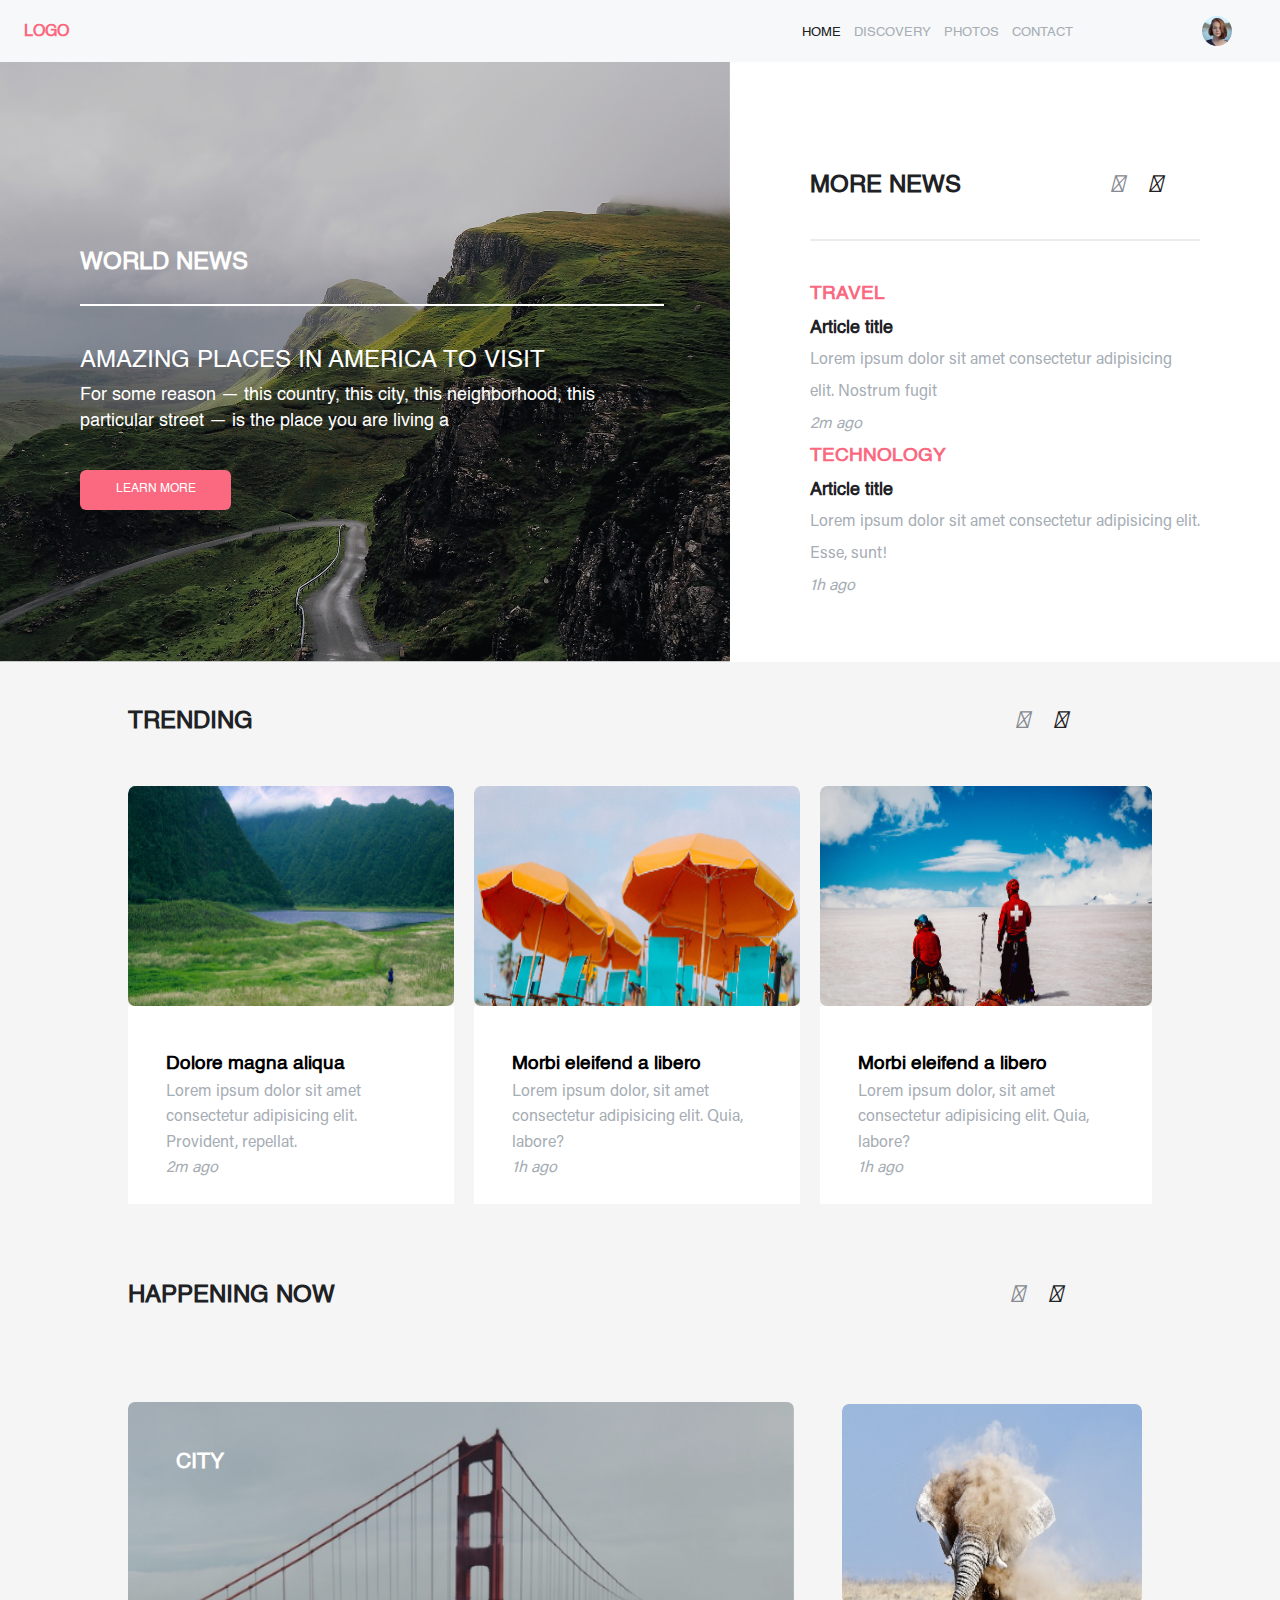
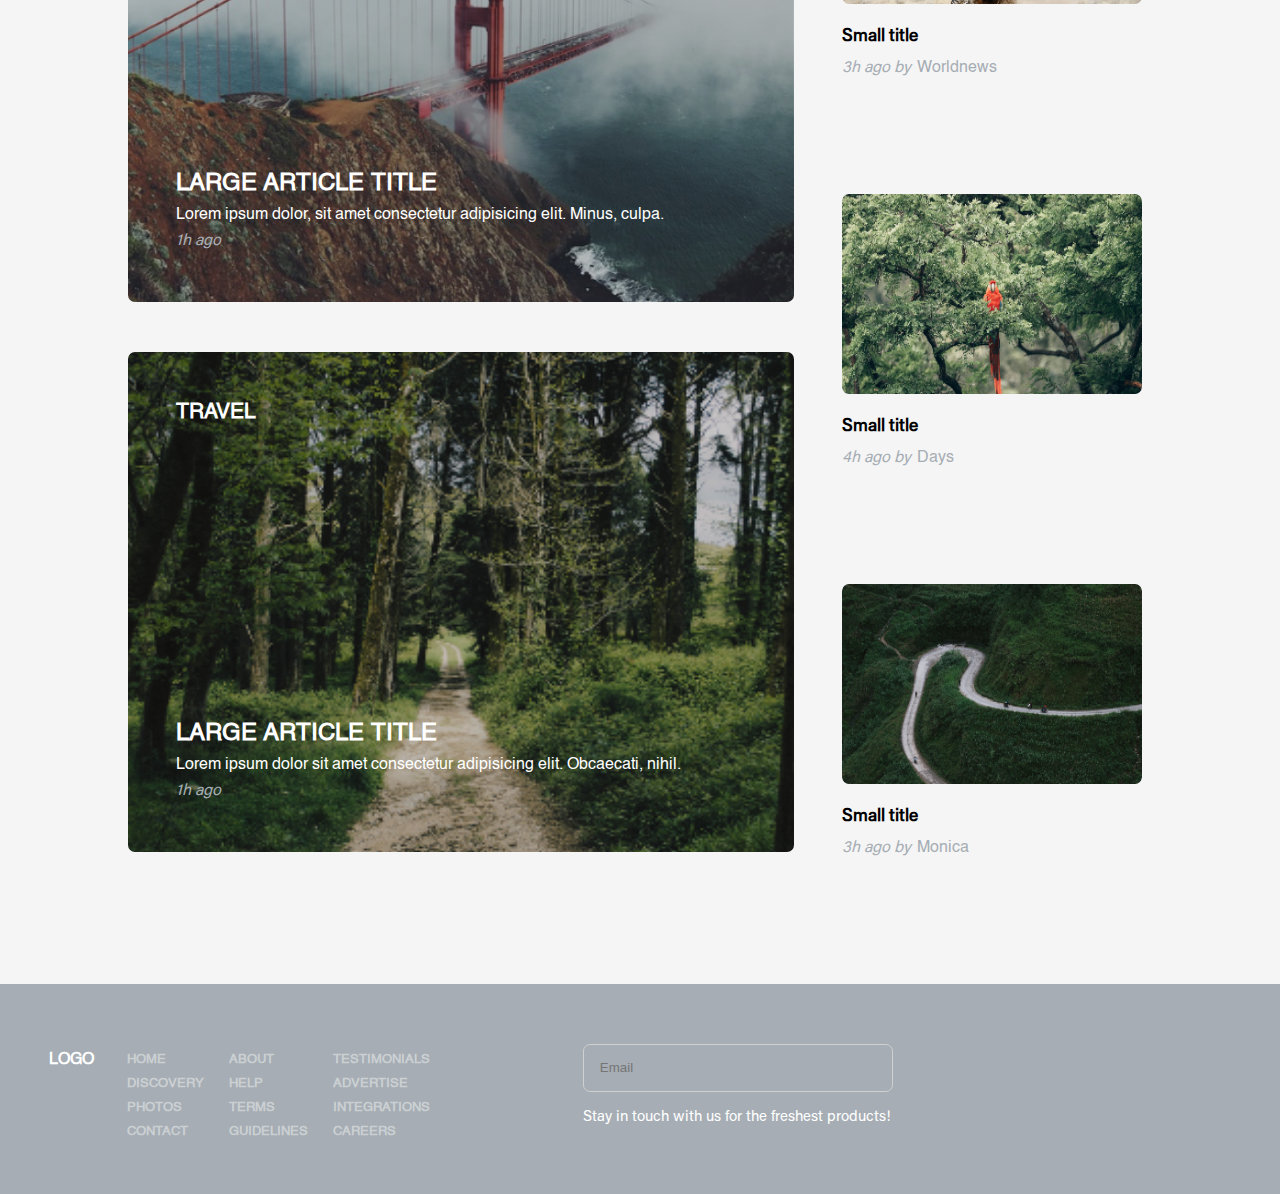
<file: index.html>
<!DOCTYPE html>
<html lang="en">
  <head>
    <meta charset="UTF-8" />
    <meta http-equiv="X-UA-Compatible" content="IE=edge" />
    <meta name="viewport" content="width=device-width, initial-scale=1.0" />

    <link
      rel="stylesheet"
      href="https://cdnjs.cloudflare.com/ajax/libs/font-awesome/5.15.2/css/all.min.css"
      integrity="sha512-HK5fgLBL+xu6dm/Ii3z4xhlSUyZgTT9tuc/hSrtw6uzJOvgRr2a9jyxxT1ely+B+xFAmJKVSTbpM/CuL7qxO8w=="
      crossorigin="anonymous"
    />
    <link rel="stylesheet" href="styles.css" />
    <title>Unilab</title>
  </head>
  <body>
    <header class="bigHeader" id="hiddenNav">
      <nav id="overlay">
        <i class="fas fa-bars desktop_hidden" onclick="openNav()" id="navBurger"></i>
        <ul class="mobile_hidden nav_list" id="navUl">
          <a href=""><li>Home</li></a>
          <li>Discovery</li>
          <li>Photos</li>
          <li>Contact</li>
        </ul>
      </nav>
      <span>Logo</span>
      <img src="./images/avatar.png" alt="avatar" />
    </header>
    <div id="shownNav" id="shownNav" style="display: none;">
      <span>Logo</span>
      <ul>
        <a href="index.html" onclick="closeNav()"><li><i class="fas fa-home"></i>Home</li></a>
        <li><i class="fas fa-compass"></i> Discovery</li>
        <li><i class="far fa-image"></i>Images</li>
        <li><i class="fas fa-envelope-open-text"></i>Contact</li>
        <li><img src="./images/avatar.png" alt="avatar"><span class="imageSpan">Profile</span> </li>
      </ul>
    </div>
    <main class="main" id="main">
      <div class="flexWithBigScreen">
      <div class="main_news">
        <h2>World news</h2>
        <h3>Amazing places in America to visit</h3>
        <p>
          For some reason — this country, this city, this neighborhood, this
          particular street — is the place you are living a
        </p>
        <a href="news.html" class="btn">Learn more</a>
      </div>
      <section class="topics_section">
        <div class="section_header">
          <h2>More news</h2>

          <div class="arrows">
            <i style="font-size: 24px" class="fa">&#xf104;</i>
            <i style="font-size: 24px" class="fa">&#xf105;</i>
          </div>
        </div>
        <hr class="line" />
        <div id="flexOnDesktop">
          <div class="article_header">
            <h3 class="sub_topic">Travel</h3>
            <h4>Article title</h4>
            <p>
              Lorem ipsum dolor sit amet consectetur adipisicing elit. Nostrum
              fugit
            </p>
            <i class="far fa-clock"> 2m ago</i>
          </div>
          <div class="article_header">
            <h3 class="sub_topic">Technology</h3>
            <h4>Article title</h4>
            <p>
              Lorem ipsum dolor sit amet consectetur adipisicing elit. Esse,
              sunt!
            </p>
            <i class="far fa-clock"> 1h ago</i>
          </div>
        </div>
      </div>
      </section>
      <section class="trending_section">
        <div class="section_header">
          <h2>Trending</h2>

          <div class="arrows">
            <i style="font-size: 24px" class="fa">&#xf104;</i>
            <i style="font-size: 24px" class="fa">&#xf105;</i>
          </div>
        </div>
        <div class="trendingFlex">
          <div class="article_header">
            <img
              src="./images/trending/lake.png"
              alt="A beautiful landscape with the lake"
            />
            <div class="article_descriptor">
              <h3>Dolore magna aliqua</h3>
              <p>
                Lorem ipsum dolor sit amet consectetur adipisicing elit.
                Provident, repellat.
              </p>
              <i class="far fa-clock"> 2m ago</i>
            </div>
          </div>
          <div class="article_header">
            <img src="./images/trending/umbrella.png" alt="Orange umbrellas" />
            <div class="article_descriptor">
              <h3>Morbi eleifend a libero</h3>
              <p>
                Lorem ipsum dolor, sit amet consectetur adipisicing elit. Quia,
                labore?
              </p>
              <i class="far fa-clock"> 1h ago</i>
            </div>
          </div>
          <div class="article_header hideBelowDesktop">
            <img src="./images/desktop/skiing.png" alt="Orange umbrellas" />
            <div class="article_descriptor">
              <h3>Morbi eleifend a libero</h3>
              <p>
                Lorem ipsum dolor, sit amet consectetur adipisicing elit. Quia,
                labore?
              </p>
              <i class="far fa-clock"> 1h ago</i>
            </div>
        </div>
      </section>
      <section class="happening_section">
        <div class="section_header">
          <h2>Happening now</h2>

          <div class="arrows">
            <i style="font-size: 24px" class="fa">&#xf104;</i>
            <i style="font-size: 24px" class="fa">&#xf105;</i>
          </div>
        </div>
        <div class="background_city backImg">
          <h2>City</h2>
          <div>
            <h3>Large article title</h3>
            <p>
              Lorem ipsum dolor, sit amet consectetur adipisicing elit. Minus,
              culpa.
            </p>
            <i class="far fa-clock"> 1h ago</i>
          </div>
        </div>
        <div class="background_forest backImg">
          <h2>Travel</h2>
          <div>
            <h3>Large article title</h3>
            <p>
              Lorem ipsum dolor sit amet consectetur adipisicing elit.
              Obcaecati, nihil.
            </p>
            <i class="far fa-clock"> 1h ago</i>
          </div>
        </div>
        <hr class="line" />
        <div class="trendingFlex">
          <div class="small_title">
            <img
              src="./images/happening/elephant.png"
              alt="A elephant with sand"
            />
            <h3>Small title</h3>
            <i class="far fa-clock"> 3h ago by</i
            ><a class="image_author" href="">Worldnews</a>
          </div>
          <div class="small_title">
            <img
              src="./images/happening/tree.png"
              alt="A big parrot with trees"
            />
            <h3>Small title</h3>
            <i class="far fa-clock"> 4h ago by</i
            ><a class="image_author" href="">Days</a>
          </div>
          <div class="desktop_hidden small_title">
            <img src="./images/happening/road.png" alt="Road" />
            <h3>Small title</h3>
            <i class="far fa-clock"> 3h ago by</i
            ><a class="image_author" href="">Monica</a>
          </div>
        </div>
      </section>
    </main>
    <div id="overlayFooter" class="overlayFooter" style="display: none;">
      <nav style="display: flex;">
        <ul>
          <a href=""><li>About</li><a>
          <li>Help</li>
          <li>Terms</li>
          <li>Guidelines</li>
        </ul>
        <ul>
          <li>Testimonials</li>
          <li>Advertise</li>
          <li>Integrations</li>
          <li>Careers</li>
        </ul>
      </nav>
      <div>
        <i class="fab fa-instagram"></i>
        <i class="fab fa-twitter"></i>
        <i class="fab fa-facebook-f"></i>
        <i class="fas fa-globe-europe"></i>
      </div>
    </div>
    <div class="linearGradient" id="linearGradient" style="display: none;">
        
    </div>
    <footer class="mobile_hidden dskt_footer" id="hidedFooter">
      <div class="topFooter">
        <span id="hidedLogo">Logo</span>
        <nav class="bigNav">
          <ul id="hidedOnOverlay">
            <a href=""><li>Home</li></a>
            <li>Discovery</li>
            <li>Photos</li>
            <li>Contact</li>
          </ul>
          <ul>
            <li>About</li>
            <li>Help</li>
            <li>Terms</li>
            <li>Guidelines</li>
          </ul>
          <ul>
            <li>Testimonials</li>
            <li>Advertise</li>
            <li>Integrations</li>
            <li>Careers</li>
          </ul>
        </nav>
      </div>
      <div class="bottomFooter">
        <div>
          <input
            type="email"
            id="email"
            class="footer_input"
            placeholder="Email"
          />
          <i class="fas fa-paper-plane"></i>
          <label for="email"
            >Stay in touch with us for the freshest products!</label
          >
        </div>
        <div>
          <i class="fab fa-instagram"></i>
          <i class="fab fa-twitter"></i>
          <i class="fab fa-facebook-f"></i>
          <i class="fas fa-globe-europe"></i>
        </div>
      </div>
    </footer>
    <script src="index.js"></script>
  </body>
</html>
</file>
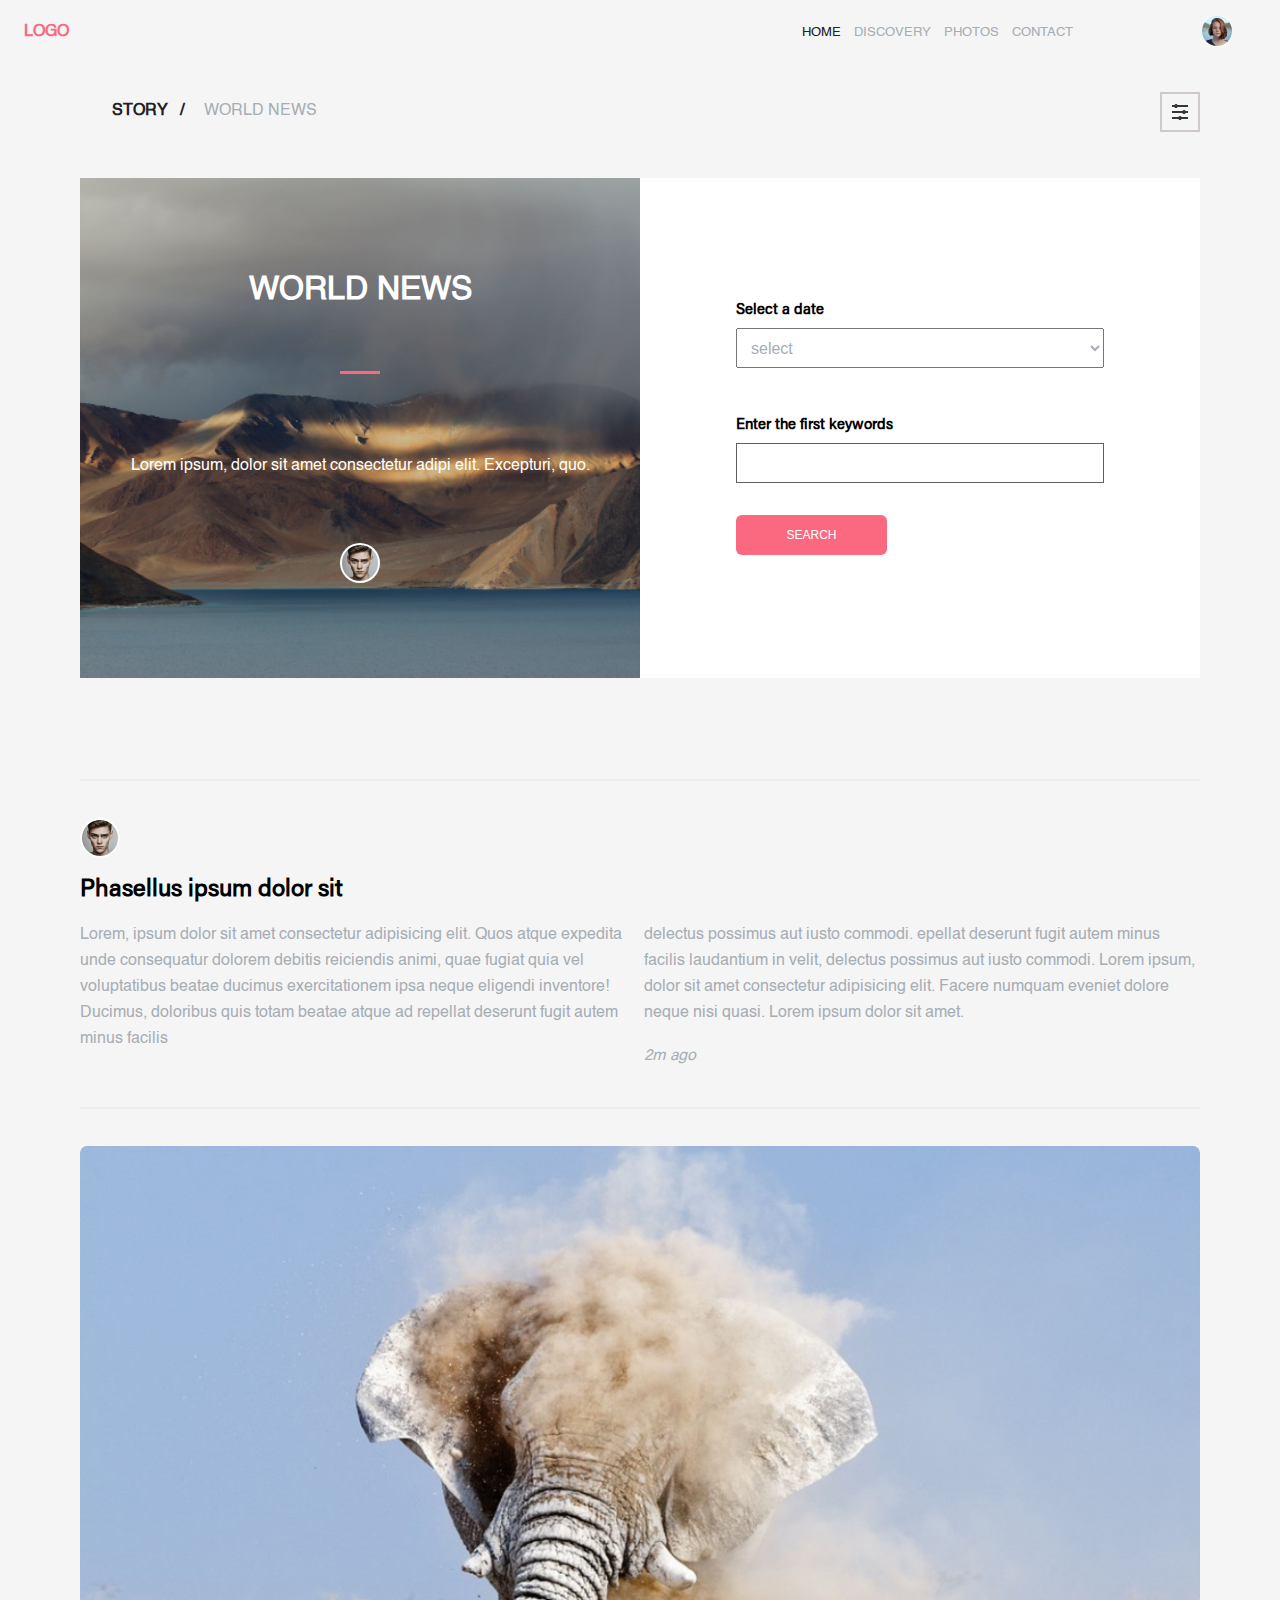
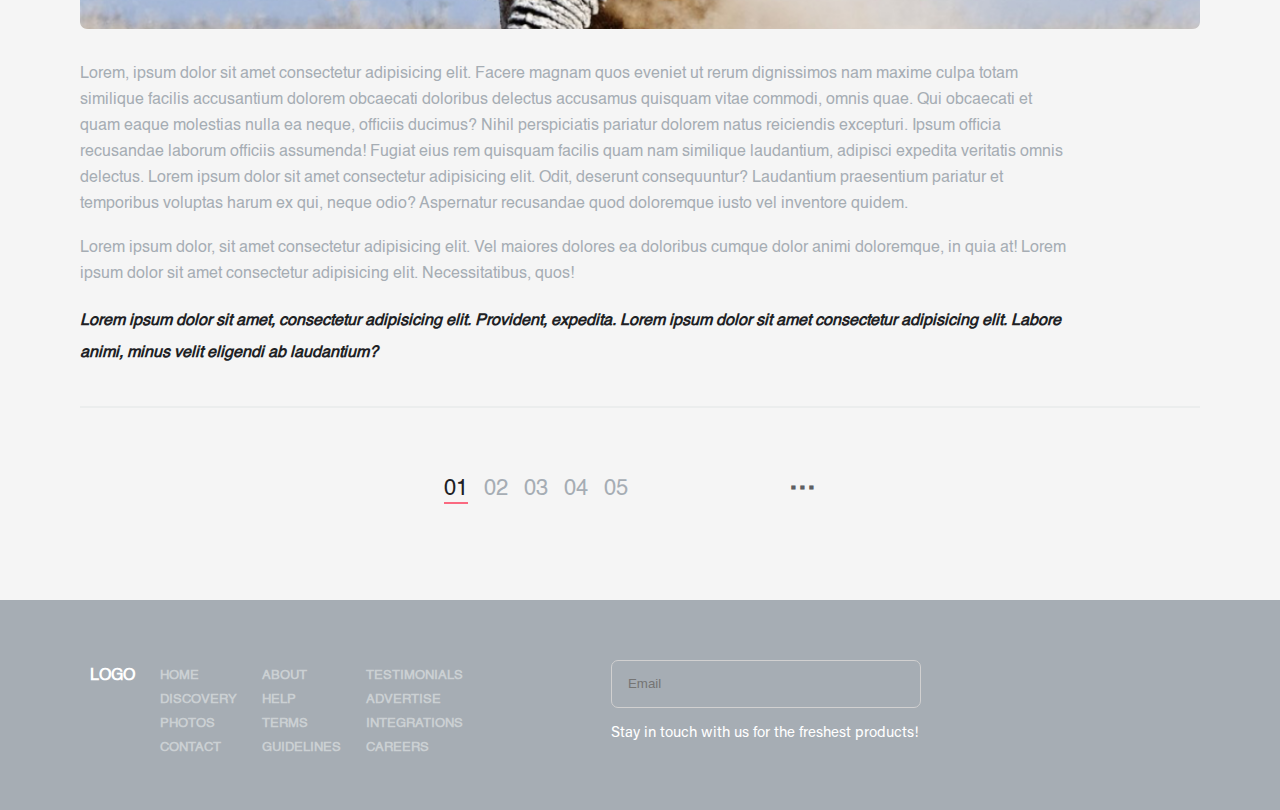
<file: news.html>
<!DOCTYPE html>
<html lang="en">
  <head>
    <meta charset="UTF-8" />
    <meta http-equiv="X-UA-Compatible" content="IE=edge" />
    <meta name="viewport" content="width=device-width, initial-scale=1.0" />
    <link
      rel="stylesheet"
      href="https://cdnjs.cloudflare.com/ajax/libs/font-awesome/5.15.2/css/all.min.css"
      integrity="sha512-HK5fgLBL+xu6dm/Ii3z4xhlSUyZgTT9tuc/hSrtw6uzJOvgRr2a9jyxxT1ely+B+xFAmJKVSTbpM/CuL7qxO8w=="
      crossorigin="anonymous"
    />
    <link rel="stylesheet" href="styles.css" />
    <title>World News</title>
  </head>
  <body class="news_body">
    <header>
      <nav class="filterNav desktop_hidden">
        <a href="index.html"><i class="fas fa-arrow-left"></i></a>
        <img src="./images/filter.png" class="filter" alt="filter" />
      </nav>
      <nav class="mobile_hidden">
        <i class="fas fa-bars desktop_hidden"></i>
        <ul class="mobile_hidden nav_list">
          <a href="index.html"><li>Home</li></a>
          <li>Discovery</li>
          <li>Photos</li>
          <li>Contact</li>
        </ul>
      </nav>
      <span class="mobile_hidden">Logo</span>
      <img src="./images/avatar.png" alt="avatar" class="mobile_hidden" />
    </header>
    <main class="newsMain">
      <div class="mobile_hidden story">
        <div>
          <i class="fas fa-home"></i>
          <p>
            <span><a href="">Story </a> / </span><a href=""> World News</a>
          </p>
        </div>
        <img src="./images/filter.png" alt="filter icon" />
      </div>
      <div class="newsFlex" id="force_padding">
        <div class="background_mountain backImg">
          <h1>World news</h1>
          <div class="empty"></div>
          <p>
            Lorem ipsum, dolor sit amet consectetur adipi elit. Excepturi, quo.
          </p>
          <img
            src="./images/avatar (man).png"
            alt="man avatar"
            class="avatar"
          />
        </div>
        <form id="form">
          <label for="date"><b>Select a date</b></label>
          <select
            class="input"
            id="date"
            name="datelist"
            form="dateform"
            required
          >
            <option value="" disabled selected>select</option>
            <option value="2017">2017</option>
            <option value="2018">2018</option>
            <option value="2019">2019</option>
            <option value="2020">2020</option>
          </select>
          <label for="keywords"><b>Enter the first keywords</b></label>
          <input type="text" id="keywords" class="input" />
          <button class="btn">Search</button>
        </form>
      </div>
      <article class="article elephant_article">
        <hr class="line" />
        <img src="./images/avatar (man).png" alt="man avatar" class="avatar" />
        <h2 class="smallH2">Phasellus ipsum dolor sit</h2>
        <div class="paragraphClass">
          <div>
            <p>
              Lorem, ipsum dolor sit amet consectetur adipisicing elit. Quos
              atque expedita unde consequatur dolorem debitis reiciendis animi,
              quae fugiat quia vel voluptatibus beatae ducimus exercitationem
              ipsa neque eligendi inventore! Ducimus, doloribus quis totam
              beatae atque ad repellat deserunt fugit autem minus facilis
            </p>
          </div>
          <div>
            <p>
              delectus possimus aut iusto commodi. epellat deserunt fugit autem
              minus facilis laudantium in velit, delectus possimus aut iusto
              commodi. Lorem ipsum, dolor sit amet consectetur adipisicing elit.
              Facere numquam eveniet dolore neque nisi quasi. Lorem ipsum dolor
              sit amet.
            </p>
            <i class="far fa-clock"> 2m ago</i>
          </div>
        </div>

        <hr class="line" />
        <!-- ========================== -->

        <picture>
          <source
            media="(max-width:700px)"
            srcset="./images/happening/elephant.png"
          />
          <source
            srcset="./images/desktop/elephant.png"
            media="(min-width:700px)"
          />
          <img
            src="./images/happening/elephant.png"
            alt="Elephant"
            style="width: auto"
          />
        </picture>
        <p>
          Lorem, ipsum dolor sit amet consectetur adipisicing elit. Facere
          magnam quos eveniet ut rerum dignissimos nam maxime culpa totam
          similique facilis accusantium dolorem obcaecati doloribus delectus
          accusamus quisquam vitae commodi, omnis quae. Qui obcaecati et quam
          eaque molestias nulla ea neque, officiis ducimus? Nihil perspiciatis
          pariatur dolorem natus reiciendis excepturi. Ipsum officia recusandae
          laborum officiis assumenda! Fugiat eius rem quisquam facilis quam nam
          similique laudantium, adipisci expedita veritatis omnis delectus.
          Lorem ipsum dolor sit amet consectetur adipisicing elit. Odit,
          deserunt consequuntur? Laudantium praesentium pariatur et temporibus
          voluptas harum ex qui, neque odio? Aspernatur recusandae quod
          doloremque iusto vel inventore quidem.
        </p>
        <p>
          Lorem ipsum dolor, sit amet consectetur adipisicing elit. Vel maiores
          dolores ea doloribus cumque dolor animi doloremque, in quia at! Lorem
          ipsum dolor sit amet consectetur adipisicing elit. Necessitatibus,
          quos!
        </p>
        <p class="conclusion">
          <em>
            Lorem ipsum dolor sit amet, consectetur adipisicing elit. Provident,
            expedita. Lorem ipsum dolor sit amet consectetur adipisicing elit.
            Labore animi, minus velit eligendi ab laudantium?
          </em>
        </p>
        <hr class="line" />
      </article>
      <div id="footer">
        <nav>
          <ul class="footerUl">
            <li>01</li>
            <li>02</li>
            <li>03</li>
            <li>04</li>
            <li>05</li>
            <li><b>...</b></li>
          </ul>
        </nav>
      </div>
      <footer class="mobile_hidden dskt_footer">
        <div class="topFooter">
          <span>Logo</span>
          <nav class="bigNav">
            <ul>
              <li>Home</li>
              <li>Discovery</li>
              <li>Photos</li>
              <li>Contact</li>
            </ul>
            <ul>
              <li>About</li>
              <li>Help</li>
              <li>Terms</li>
              <li>Guidelines</li>
            </ul>
            <ul>
              <li>Testimonials</li>
              <li>Advertise</li>
              <li>Integrations</li>
              <li>Careers</li>
            </ul>
          </nav>
        </div>
        <div class="bottomFooter">
          <div>
            <input
              type="email"
              id="email"
              class="footer_input"
              placeholder="Email"
            />
            <i class="fas fa-paper-plane"></i>
            <label for="email"
              >Stay in touch with us for the freshest products!</label
            >
          </div>
          <div>
            <i class="fab fa-instagram"></i>
            <i class="fab fa-twitter"></i>
            <i class="fab fa-facebook-f"></i>
            <i class="fas fa-globe-europe"></i>
          </div>
        </div>
      </footer>
    </main>
  </body>
</html>
</file>
<file: styles.css>
/* Minimal CSS reset  */
html {
    box-sizing: border-box;
    font-size: 16px;
}
*, *:before, *:after {
    box-sizing: inherit;
    margin: 0;
    padding: 0;
  }
img {
    display: block;
    max-width: 100%;
    height: auto;
}

/* Custom properties  */

@font-face {
  font-family: helvetica;
  src: url(./fonts/Helvetica.ttf);
}

@font-face {
  font-family: acumin;
  src: url(./fonts/Acumin-RPro.otf)
}

:root {
  --clr-dark: #202124;
  --clr-light: #fff;
  --clr-accent:  #fa6980;
  --clr-grey: #a6adb4;
  --ff-primary: helvetica, Arial, sans-serif;
  --ff-secondary: acumin, sans-serif;
  --ff-boldish: 500;
}

 /* General rules  */

 html {
   font-family: var(--ff-primary);
   line-height: 1.6rem;
 }

 .btn {
   width: 151px;
   height: 40px;
   border-radius: 6px;
   background-color: var(--clr-accent);
   color: var(--clr-light);
   text-decoration: none;
   text-transform: uppercase;
   font-size: 0.75rem;
   border: none;
 }
 
 .btn:hover {
   opacity: .8;
 }

 h1, h2 {
   text-transform: uppercase;
 }

 a {
   text-decoration: none;
   color: inherit;
 }

  /* sections headers  */
  .section_header {
    display: flex;
    justify-content: space-between;
  }
  .section_header  h2 {
    font-weight: var(--ff-boldish);
    color: #202124;
  }
  
  .arrows {
    display: flex;
    width: 50px;
    justify-content: space-between;
  }
  
  .arrows :last-child {
    color:#202124
  }
  
  .arrows :first-child {
    color: #878990;
  }

/* Mobile first  */

/* Header  */

header {
  display: flex;
  justify-content: space-between;
  align-items: flex-end;
  padding: 1rem 1.5rem;
  padding-right: 3rem !important;
}

header img {
  width: 30px;
  height: auto;
}

header span {
  text-transform: uppercase;
  color: var(--clr-grey)
}

header i {
  color: var(--clr-dark)
}

.mobile_hidden {
  display: none;
}

/* local media queries  */

@media (min-width: 700px) {
  .mobile_hidden {
    display: initial;
  }

  .desktop_hidden {
    display: none;
  }

  .nav_list {
    list-style: none;
    display: flex;
  }

  .nav_list li {
    padding: 0 0.4rem;
    color: var(--clr-grey);
    text-transform: uppercase;
    font-size: 0.8rem;
  }

  .nav_list li:first-child {
    color: var(--clr-dark);
  }

  header span {
    order: -1;
    padding-right: 50%;
    color: var(--clr-accent);
    font-weight: bold;
  }

  h2, h3 {
    text-transform: uppercase;
  }
}

/* Main news section  */

.main > section {
  padding: 0 2rem;
}

.main_news {
  background-image: linear-gradient(
        rgba(0, 0, 0, 0.2),
        rgba(0, 0, 0, 0.2)
      ),
  url("./images/landscape.png");
  background-size: cover;
  background-position: center center;
  color: var(--clr-light);
  position: relative;
  height: 388px;
  padding: 0 2rem;
}

/* Make all direct children of main news class absolute positioned  and parent is relative */

.main_news > * {
  position: absolute;
}

.main_news h2 {
  top: 35px;
  border-bottom: 2px solid var(--clr-light);
  padding-bottom: 20px;
  width: 84%;
  line-height: 42px;
  font-weight: var(--ff-boldish);
  text-transform: uppercase;
}

.main_news h3 {
  top: 139px;
  font-weight: var(--ff-boldish);
  font-size: 1.5rem;
  padding-right: 30px;
  line-height: 34px;
}

.main_news p {
  top: 217px;
  font-size: 1rem;
  padding-right: 45px;
}

.main_news .btn {
  top: 308px;
  display: flex;
  justify-content: center;
  align-items: center;
}

@media (min-width:700px) {

  .main > section {
    padding: 0 5rem;
  }

  .main_news h2 {
    width: 80%;
  }

  .main_news {
    padding: 0 5rem;
  }

  .main_news h3 {
    margin-top: 1.5rem;
  }

  .main_news p {
    top: 207px;
    font-size: 1.1rem;
    width: 85%;
  }
}

@media (max-width: 340px) {
  .main_news .btn {
    top: 344px
  }

  .main_news {
    height: 410px;
  }
}

img {
  width: 400px;
  height: auto;
  border-radius: 7px;
}

/* Topics section  */

.topics_section {
  margin-top: 40px;
}


.topics_section h3 {
  color: var(--clr-accent);
  font-weight: var(--ff-boldish);
}

.article_header h3 {
  margin-bottom: 20px;
  text-transform: uppercase;
}

.article_header h4 {
  color: #202124;
  font-weight: 400;
  font-size: 1.1rem;
}

.article_header p,i {
  color: var(--clr-grey);
  font-family: var(--ff-secondary);
}

.article_header i {
  margin-bottom: 20px;
}

.line {
  border: 1px solid #ebeded;
  margin: 37px 0;
}

/* media queries  */

@media (min-width:700px) {
  #flexOnDesktop {
    display: flex;
    flex: 1 1 100%;
    padding-bottom: 4rem;
  }

  section  h2, section h3 {
    font-weight: bold !important;
    margin-bottom: 2px !important;
  }

  .sub_topic + h4 {
    font-weight: bold;
  }

  .article_header > i {
    font-style: italic;
  } 
}

/* Trending section  */

.trending_section {
  background-color: whitesmoke;
  padding-bottom: 4rem;
  border-bottom: 40px solid whitesmoke;
}

.trending_section .section_header{
  padding: 3rem 0;
}

.trending_section .article_descriptor {
  background-color: var(--clr-light);
  padding: 1.4rem;
  border-bottom: 40px solid whitesmoke;
}

.article_descriptor  h3{
  font-weight: var(--ff-boldish);
  margin: 10px 0;
  text-transform:initial;
}

@media (min-width: 700px) {
  .trendingFlex {
    display: flex;
  }
  .trendingFlex > div {
    width: 300px;
    flex: 1 1 100%;
  }
  .article_header img {
    height: 220px;
  }
  .article_header:not(:last-child){
    padding-right: 20px;
  }
  .article_descriptor p{
    padding-left: 1rem;
  }
  .article_descriptor h3 {
    padding-left: 1rem;
    margin-top: 1.5rem;
  }
  .article_descriptor i {
    padding-left: 1rem;
    font-style: italic;
  }
} 

@media (min-width: 452px) and (max-width: 700px) {
  .article_descriptor {
    width: 400px;
  }
}

/* Happening Now  */

.happening_section {
  background-color: whitesmoke;
}

.happening_section h2 {
  margin-bottom: 2rem;
}

.happening_section .background_city, .background_forest {
  color: var(--clr-light);
  padding: 1.5rem;
}

.happening_section div:not(:first-child)  h2 {
  font-weight: 400;
  font-size: 1rem;
  margin-bottom: 3rem;
}

.happening_section h3 {
  font-weight: var(--ff-boldish);
  font-size: 1.5rem;
  line-height: 34px;
}

.backImg {
  height: 300px;
  width: auto;
  background-size: cover;
  background-position: center center;
  border-radius: 7px;
  margin-bottom: 2.5rem;
}

.background_city {
  background-image: linear-gradient(
    rgba(0, 0, 0, 0.2),
    rgba(0, 0, 0, 0.2)
  ), url("./images/happening/bridge.png");
}

.background_forest {
  background-image: linear-gradient(
    rgba(0, 0, 0, 0.2),
    rgba(0, 0, 0, 0.2)
  ), url("./images/happening/forest.png");
}

.small_title {
  margin-top: 2rem;
  padding-bottom: 1rem;
  background-color: whitesmoke;
}

.small_title h3 { 
  font-family: var(--ff-secondary);
  font-size: 1.1rem;
  font-weight: 600;
  text-transform: initial;
}

.happening_section a {
  padding-left: .4rem;
  color: var(--clr-grey);
}

@media (min-width: 430px) {
  .background_city, .background_forest {
    height: 500px;
    display: flex;
    flex-direction: column;
    justify-content: space-between;
  }
}

@media (min-width: 700px) {
  .background_city {
    background-image: linear-gradient(
    rgba(0, 0, 0, 0.2),
    rgba(0, 0, 0, 0.2)
  ), url("./images/ipad/bridge.png");
  margin-top: 2.7rem;
  }
  .background_city {
    background-image: linear-gradient(
    rgba(0, 0, 0, 0.2),
    rgba(0, 0, 0, 0.2)
  ), url("./images/ipad/bridge.png");
  margin-top: 2.7rem;
  }
  .happening_section .line {
    display: none;
  }
  .trendingFlex .small_title:first-child {
    padding-right: 20px;
  }
  .small_title {
    margin-bottom: 4rem;
  }
  .small_title img {
    height: 200px;
    margin-bottom: 1rem;
  }
}
/* World news page  */

.background_mountain {
  background-image: linear-gradient(
    rgba(0, 0, 0, 0.2),
    rgba(0, 0, 0, 0.2)
  ), url("./images/mountains.png");
  height: 388px;
  border-radius: 0;
}

 /* hack select input placholder  */

select:required:invalid {
  color: var(--clr-grey);
}
option[value=""][disabled] {
  display: none;
}
option {
  color: rgb(22, 21, 21);
}

/* ================= */

.newsMain > *:not(.background_mountain) {
  padding: 0 2rem;
}

.newsMain .article{
  background-color: whitesmoke;
  padding-top: 1rem;
  padding-bottom: .1rem;
  margin-top: 2rem;
}

.conclusion {
  color: var(--clr-dark);
  font-weight: 600;
  line-height: 2rem;
  font-weight: 600;
}

.avatar {
  width: auto;
  border-radius: 50%;
}

.filter {
  width: 20px;
  height: 20px;
  border-radius: 0;
}

.footerUl {
  width: 60%;
  display: flex;
  list-style: none;
  justify-content: space-around;
  position: relative;
  color: var(--clr-grey);
  left: 10%;
}

.footerUl li:first-child {
  color: #202124;
  border-bottom: 2px solid var(--clr-accent);
}

.footerUl li:last-child {
  color:rgb(53, 50, 50);
  font-size: 2rem;
  align-self: center;
  position: absolute;
  right: -40px;
  top: -30%;
}

#footer {
  background-color: whitesmoke;
  padding-bottom: 2rem;
}

.filterNav {
  margin-top: 2rem;
  display: flex;
  width: 100%;
  justify-content: space-between;
}

.filterNav i {
  font-size: 1.2rem;
}

.background_mountain {
  padding: 4rem 2rem;
  color: var(--clr-light);
  display: flex;
  flex-direction: column;
  align-items: center;
  justify-content: space-around;
}

.empty {
  height: 20px;
  width: 40px;
  border-top: 3px solid var(--clr-accent);
}

.input {
  width: 100%;
  height: 40px;
  padding: 0 10px;
  margin-bottom: 2rem;
  padding-right: 20px;
  font-size: 1rem;
  display: block;
}

label {
  font-family: var(--ff-secondary);
  display: block;
  margin-bottom: 7px;
  line-height: 20px;
  font-size: 15px;
}

.article img, .smallH2{
  margin: 1rem 0;
  font-family: var(--ff-secondary);
  font-weight: 600;
  line-height: 2rem;
  text-transform: initial;
}

.article p:not(.conclusion) {
  line-height: 26px;
  color: var(--clr-grey);
  margin-bottom: 18px;
}

.hideBelowDesktop {
  display: none;
}

.fa-paper-plane {
  font-size: 1.3rem;
  position: relative;
  right: 3.3rem;
  z-index: 2;
}

/* ======= */

@media (min-width: 700px) {

  .dskt_footer{
    display: block;
    background-color: var(--clr-grey);
  }
  
  .topFooter {
    display: flex;
    justify-content: space-between;
    padding: 3rem 6rem;
    padding-right: 7rem;
    padding-bottom: 1rem;
  }
  
  .bigNav {
    display: flex;
  }

  .topFooter span{
    color: var(--clr-light);
    text-transform: uppercase;
    font-weight: 600;
  }

  .bigNav ul {
    list-style: none;
    text-transform: uppercase;
    margin-left: 1rem;
    font-size: 0.8rem;
    color: #cbd0d3;
    font-weight: 700;
    line-height: 1.5rem;
  }

  .bottomFooter {
    display: flex;
    justify-content: space-between;
    padding: 4rem 4rem;
    padding-right: 5rem;
    padding-top: 1rem;
  }

  .bottomFooter  i{
    color: var(--clr-light);
    padding-right: 1rem;
  }

  .bottomFooter div:last-child {
    align-self: flex-end;
  }

  .bottomFooter input {
    width: 240px;
    height: 2rem;
    border-radius: 7px;
    border: 1px solid rgb(209, 208, 208);
    background-color: var(--clr-grey);
    padding: 1rem;
    margin-bottom: 1rem;
  }

  .bottomFooter label {
    color: var(--clr-light);
  }

  .filterNav {
    display: none;
  }

  .story {
    display: flex;
    justify-content: space-between;
    align-items: center;
    height: 100px;
    padding-top: 4rem 1rem;
  }

  .story img {
    width: 40px;
    height: 40px;
    border-radius: 0;
    padding: 10px;
    border: 2px solid rgb(207, 201, 201);
  }

  .story p {
    display: inline;
  }

  .newsMain > *:not(footer) {
    padding: 1rem 5rem !important; 
  }

  .story  i, .story span {
    color: var(--clr-dark);
    font-weight: bold;
    padding: 0 .5rem;
    text-transform: uppercase;
  }

  .story a {
    color: var(--clr-grey);
    padding-left: 0.5rem;
    text-transform: uppercase;
  }

  .story span a{
    color: var(--clr-dark);
    padding-right: 0.5rem;
  }

  .background_mountain {
    margin: 0 auto;
  }

  #form {
    padding: 1rem 9rem !important;
    margin-top: 4rem;
  }

  #form input {
    border: #5d5f63 .2px solid
  }

  .paragraphClass {
    display: flex;
  }

  .paragraphClass > div:first-child {
    flex: 1 1 100%;
    padding-right: 1rem;
  }

  .paragraphClass > div:last-child {
    flex: 1 1 100%;
    max-height: 200px;
  }

  .elephantImg {
    width: 800px;
  }

  .footerUl {
    margin-bottom: 5rem;
    font-size: 0.8rem;
    justify-content: center;
    position: relative;
  }

  .footerUl li {
    margin-left: 1rem;
  }
  .footerUl li:last-child {
    right: 48px;
    color: #5d5f63;
  }

  .article_descriptor {
    max-width: 400px;
  }

  .news_body {
    background-color: whitesmoke;
  }

  .newsFlex form {
    background-color: white;
    margin-top: 0 !important;
  }

  .newsFlex form label {
    margin-top: 3rem;
  }

  .newsFlex .btn {
    margin-bottom: 4rem;
  }
}

@media (max-width: 1075px) {
  .flexWithBigScreen .topics_section{
    padding: 0 5rem;
  }
}

@media (min-width: 1400px) {
  .dskt_footer div{
    padding-left: 100px !important;
  }
}

@media (min-width: 400px) {
  .background_mountain {
    background-image: linear-gradient( rgba(0, 0, 0, 0.2), rgba(0, 0, 0, 0.2) ), url(./images/ipad/mountain.png);
  }
}

@media (min-width: 1075px) {
  .flexWithBigScreen {
    display: flex;
    background-color: #f6f8f9;
  }
  .flexWithBigScreen > :first-child {
    flex: 1 1 57%;
    height: 600px;
    padding-top: 5rem;
  }

  .flexWithBigScreen > :last-child {
    flex: 1 1 43%;
    height: 600px;
    background-color: #ffffff;
  }

  .main_news h2 {
    top: 30%;
  }

  .main_news h3 {
    top: 43%;
  }

  .main_news h2, h3 {
    font-weight: bold;
  }

  .main_news p {
    top: 53.5%;
  }

  .main_news .btn {
    top: 68%;
  }

  .topics_section {
    padding: 2rem 5rem;
    padding-top: 7rem;
    margin-top: 0;
  }

  .bigHeader {
    background-color: #f6f8f9;
  }

  #flexOnDesktop {
    flex-direction: column !important;
    line-height: 2rem;
  }

  .hideBelowDesktop {
    display: initial;
  }

  .happening_section .trendingFlex > div:last-child {
    display: initial;
    padding-left: 1rem;
  }

  .happening_section {
    display: grid;
    height: 1300px;
    grid-template-columns: 65% 35%;
    grid-template-rows: 40px 500px 500px;
    gap: 3rem;
  }

  .happening_section .section_header {
    grid-column: 1 / 3;
  }

  .happening_section .background_forest {
    grid-column: 1 / 2;
    grid-row: 3 / 4;
    margin-top: 2rem;
    padding: 3rem;
  }

  .happening_section .background_city {
    margin-top:  30px;
    padding: 3rem;
  }

  .background_city h2, .background_forest h2 {
    font-size: 1.3rem !important;
    font-weight: 700;
  }

  .happening_section .trendingFlex {
    flex-direction: column;
  }

  .happening_section .trendingFlex .small_title:first-child {
    padding-right: 0 !important;
  }

  .trendingFlex .desktop_hidden {
    padding-left: 0px !important;
  }

  .dskt_footer {
    display: flex;
    height: 210px;
  }

  .topFooter {
    padding-top: 4rem !important;
    padding-left: 3rem;
  }

  .topFooter span, .topFooter nav > * {
    padding-left: 3%;
  }

  .bottomFooter div:last-child {
    align-self: initial;
    position: absolute;
    top: 3.6rem;
    right: 0;
  }

  #footer nav ul li:not(:last-child) {
    font-size: 1.4rem;
  }
  .bottomFooter input {
    width: 310px;
    height: 3rem;
  }

  .bottomFooter {
    align-items: center;
    justify-content: space-between;
    padding: 3rem 0;
    padding-left: 6%;
    position: relative;
    width: 50%;
  }

  .newsFlex {
    display: flex;
    margin: 0 auto;
  }

  .newsFlex > * {
    height: 500px;
    width: 50%;
  }

  .newsMain #form {
    padding: 4.7rem 6rem !important;
  }

  picture img{
    margin: 2rem auto !important;
    width: 100% !important;
  }

  .elephant_article > p {
    max-width: 110ch;
  }
  /* ===(-|-)==(-|-)==== */
} 

.newsFlex .background_mountain h1 {
  line-height: 2.2rem;
}


/* overlay  */

.navOverlay {
  position: absolute;
  top: 0;
  left: 0;
  right: 30%;
  bottom: 35%;
  z-index: 1;
  flex-direction: column;
  justify-content: center;

  background-color: rgb(245, 244, 243);
}

.navOverlay ul {
  position: relative;
  left: 2rem;
}

.navOverlay span:not(.imageSpan) {
  position: relative;
  left: 2rem;
  bottom: 8rem;
  text-transform: uppercase;
  color: #fa6980;
  font-weight: 600;
}

.navOverlay li {
  text-transform: uppercase;
  padding-top: 1rem;
  color: #a6adb4;
  font-size: 0.8rem;
  font-weight: 600;
}

.navOverlay i {
  padding-right: 3rem;
  font-size: 1.1rem
}

.navOverlay .imageSpan {
  padding-left: 2.7rem;
  position: relative;
  bottom: .6rem;
}

.navOverlay li:first-child {
  color: #202124;
  position: relative;
  right: 2px;
}

.navOverlay li:nth-child(2) {
  position: relative;
  right: 3px;
}


.navOverlay ul, .footerOverlay ul {
  list-style: none;
}

.navOverlay ul li:first-child > i{
  color: #202124;
}

.navOverlay img {
  width: 23px;
  display: inline-block;
}

.footerOverlay {
  display: flex;
  flex-direction: column;
  position: absolute;
  bottom: 0;
  left: 0;
  right: 30%;
  top: 65%;
  z-index: 1;
  justify-content: center;
  align-items: center;

  background-color: #b8b9b9;
}

.footerOverlay li{
  color: whitesmoke;
  padding: 7px 18px;
  text-transform: uppercase;
  font-size: 0.65rem;
  font-weight: 500;
}

.footerOverlay i {
  color: whitesmoke;
  padding: 1rem 8px;
  position: relative;
  right: 2rem;
}

.linearGradient {
  background: linear-gradient(to right, rgb(184, 181, 181) 1%, 15%, white 50%);
  position: absolute;
  right: 0;
  top: 0;
  bottom: 0;
  left: 70%;
}

@media (max-width: 720px) {
  .topics_section {
    padding: 0 2rem !important;
  }
}


@media (min-width: 1176px) {
  .main > *:not(:first-child){
    padding: 0 8rem !important;
  }
  .trending_section .arrows {
    position: relative;
    left: 5rem;
  }

  .happening_section .arrows {
    position: relative;
    right: 2rem;
    /* padding-right: 5rem; */
  }

  .main .section_header {
    max-width: 90%;
  }
}

@media (min-width: 1040px) {
  .trending_section .arrows {
    position: relative;
    left: 1rem;
  }

  .happening_section .arrows {
    position: relative;
    right: 2rem;
  }
}
</file>
